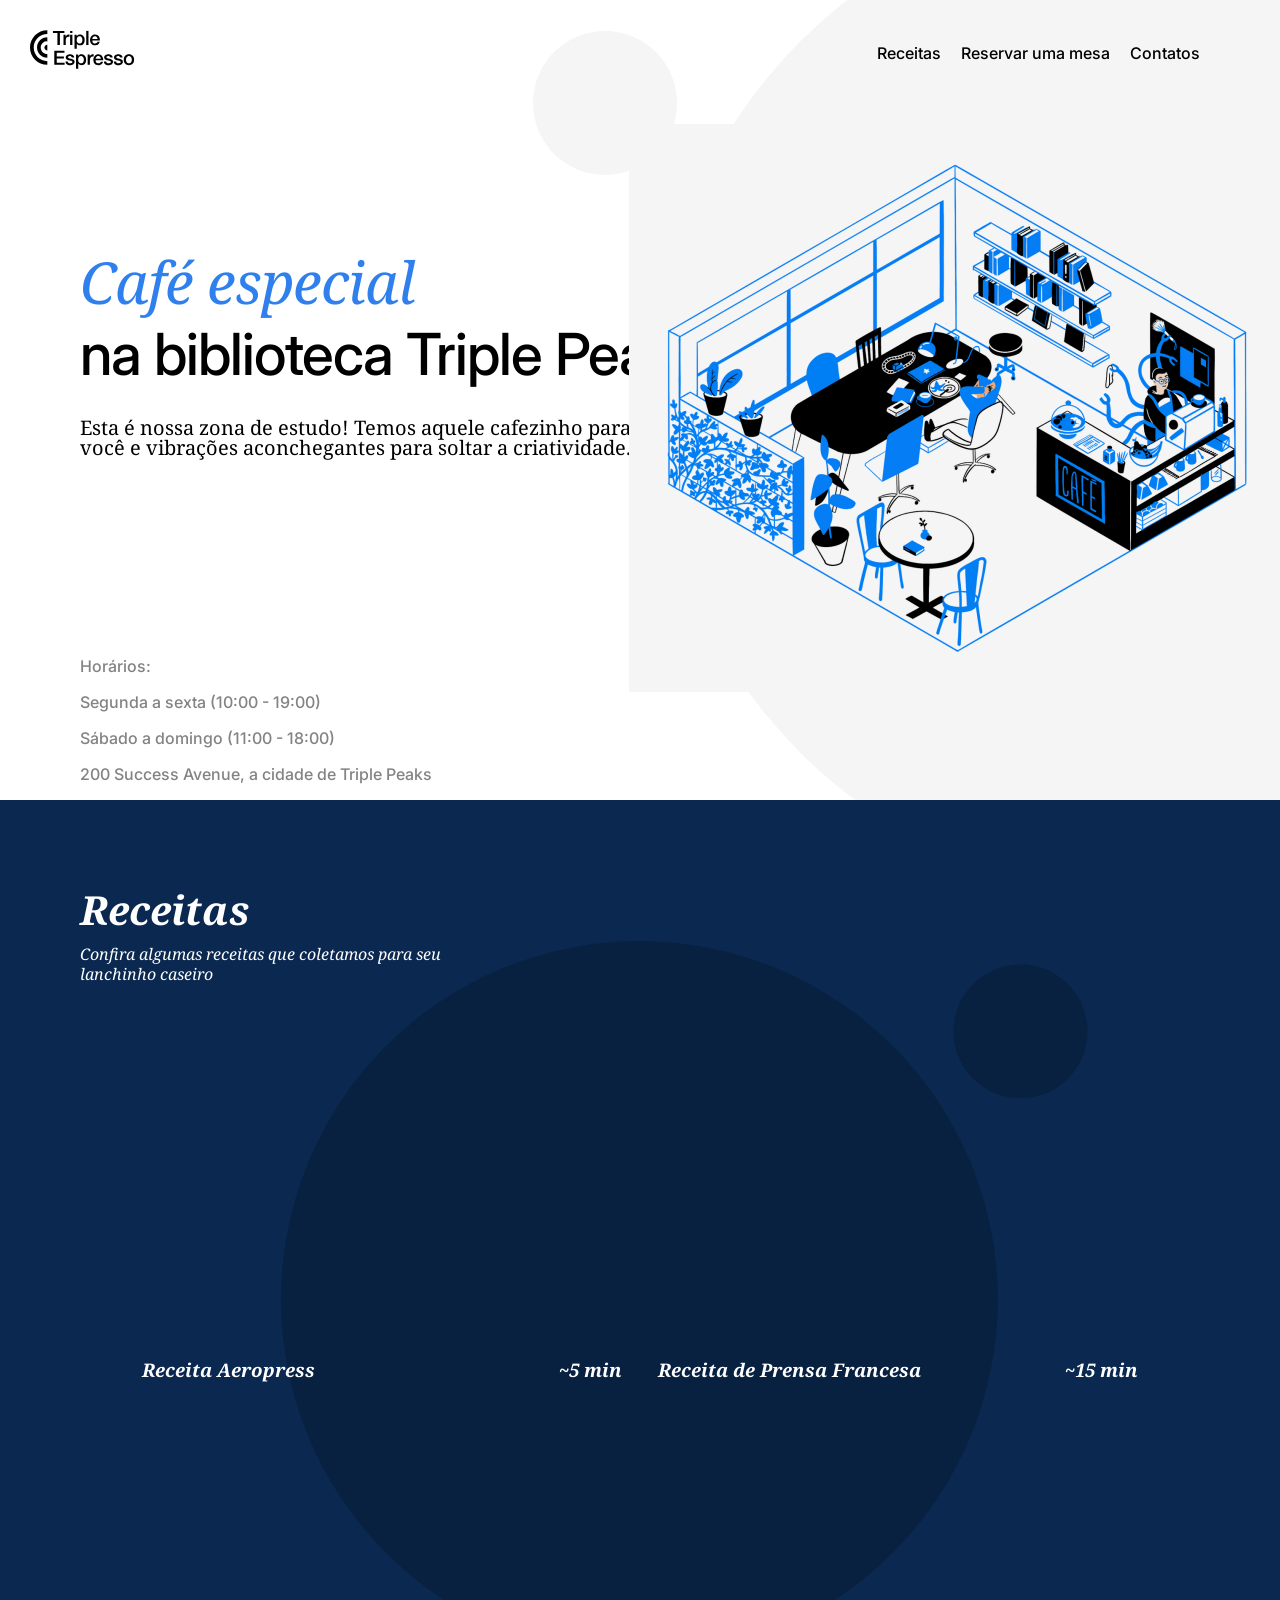
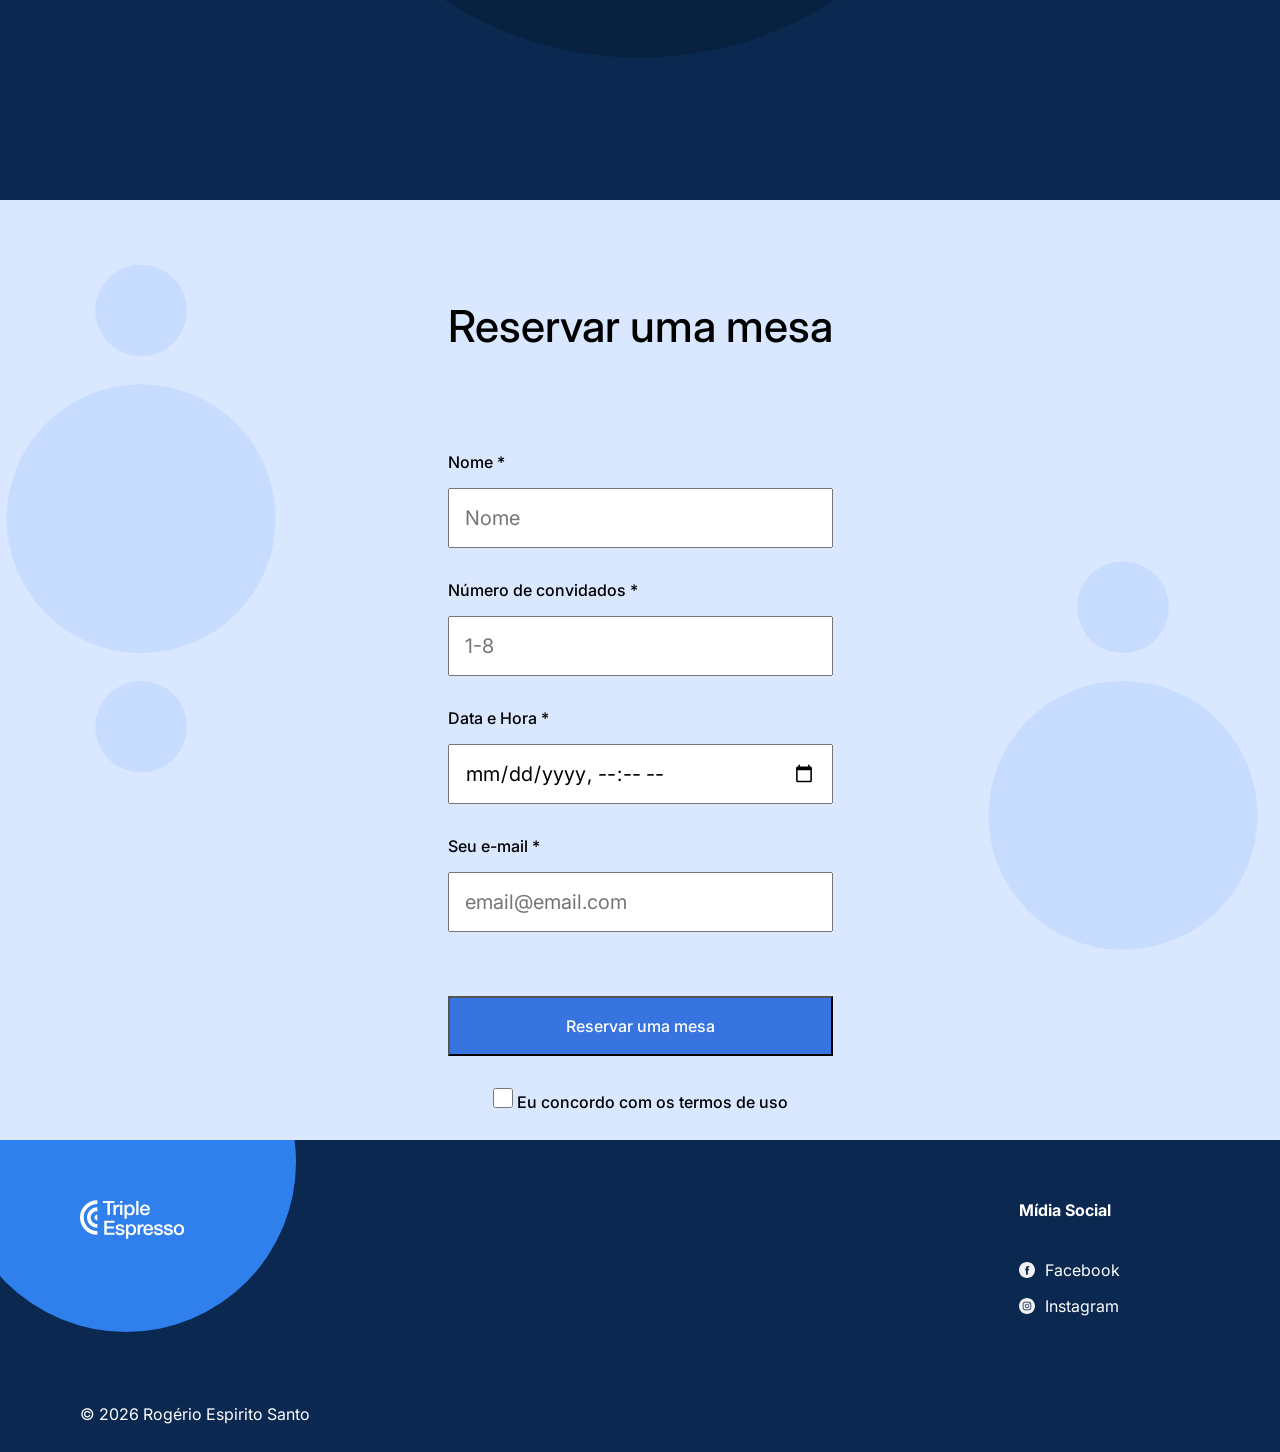
<file: index.html>
<!doctype html>
<html lang="pt">
  <head>
    <meta charset="UTF-8" />
    <meta name="viewport" content="width=device-width, initial-scale=1.0" />
    <title>Café</title>
    <meta name="description" content="projecto TripleTen" />
    <meta name="author" content="Rogério E. Santo" />
    <meta name="keywords" content="Café, TripleTen" />
    <link rel="stylesheet" href="./pages/index.css" />
    <link rel="shortcut icon" href="favicon.ico" />
    <link rel="preconnect" href="https://fonts.googleapis.com" />
    <link rel="preconnect" href="https://fonts.gstatic.com" crossorigin />
    <link
      href="https://fonts.googleapis.com/css2?family=Inter+Tight:ital,wght@0,100..900;1,100..900&family=Inter:ital,opsz,wght@0,14..32,100..900;1,14..32,100..900&family=Roboto+Condensed:ital,wght@0,100..900;1,100..900&display=swap"
      rel="stylesheet"
    />
    <link rel="preconnect" href="https://fonts.googleapis.com" />
    <link rel="preconnect" href="https://fonts.gstatic.com" crossorigin />
    <link
      href="https://fonts.googleapis.com/css2?family=Inter+Tight:ital,wght@0,100..900;1,100..900&family=Inter:ital,opsz,wght@0,14..32,100..900;1,14..32,100..900&family=Noto+Serif:ital,wght@0,100..900;1,100..900&family=Roboto+Condensed:ital,wght@0,100..900;1,100..900&display=swap"
      rel="stylesheet"
    />
  </head>
  <body>
    <div class="page">
      <header class="header">
        <nav class="nav">
          <img
            src="./images/logo_coffeeshop_dark.svg"
            alt="Logotipo Triple Expresso"
            class="nav__logo"
          />
          <ul class="nav__links">
            <li>
              <a href="#recipes" class="nav__link">Receitas</a>
            </li>
            <li>
              <a href="#reservation" class="nav__link">Reservar uma mesa</a>
            </li>
            <li>
              <a href="#contactos" class="nav__link">Contatos</a>
            </li>
          </ul>
        </nav>
        <h1 class="header__title">
          <span class="header__span-accent">Café especial</span> na biblioteca
          Triple Peaks
        </h1>
        <p class="header__description">
          Esta é nossa zona de estudo! Temos aquele cafezinho para energizar
          <br />
          você e vibrações aconchegantes para soltar a criatividade.
        </p>
        <img
          src="images/inside_coffee_shop.png"
          alt="imagem coffeshop"
          class="header__image"
        />
        <div class="header__footer">
          <p class="header__paragraph">Horários:</p>
          <p class="header__paragraph">Segunda a sexta (10:00 - 19:00)</p>
          <p class="header__paragraph">Sábado a domingo (11:00 - 18:00)</p>
          <p class="header__paragraph">
            200 Success Avenue, a cidade de Triple Peaks
          </p>
        </div>
      </header>
      <main class="content">
        <section id="recipes" class="recipes">
          <h2 class="recipes__title">Receitas</h2>
          <p class="recipes__subtitle">
            Confira algumas receitas que coletamos para seu lanchinho caseiro
          </p>
          <div class="recipes__videos">
            <div class="recipes__video-item">
              <iframe
                class="recipes__iframe"
                src="https://www.youtube.com/embed/j6VlT_jUVPc?si=glVh2gTe8_KHteVW"
                title="YouTube video player"
                allow="
                  accelerometer;
                  autoplay;
                  clipboard-write;
                  encrypted-media;
                  gyroscope;
                  picture-in-picture;
                  web-share;
                "
                referrerpolicy="strict-origin-when-cross-origin"
                allowfullscreen
              ></iframe>
              <h3 class="recipes__video-caption">
                <span>Receita Aeropress</span>
                <span>~5 min</span>
              </h3>
            </div>
            <div class="recipes__video-item">
              <iframe
                class="recipes__iframe"
                src="https://www.youtube.com/embed/st571DYYTR8?si=Q1gzrTnaHZO03M6A"
                title="YouTube video player"
                allow="
                  accelerometer;
                  autoplay;
                  clipboard-write;
                  encrypted-media;
                  gyroscope;
                  picture-in-picture;
                  web-share;
                "
                referrerpolicy="strict-origin-when-cross-origin"
                allowfullscreen
              ></iframe>
              <h3 class="recipes__video-caption">
                <span>Receita de Prensa Francesa</span>
                <span>~15 min</span>
              </h3>
            </div>
          </div>
        </section>
        <section id="reservation" class="reservation">
          <div class="reservation__form-container">
            <h2 class="reservation__title">Reservar uma mesa</h2>
            <form
              class="form reservation__form"
              action="/processar-formulario"
              method="POST"
            >
              <label class="form__label" for="nome">Nome *</label>
              <input
                type="text"
                class="form__input"
                minlength="3"
                maxlength="30"
                required
                placeholder="Nome"
                id="nome"
              />
              <label class="form__label" for="numero"
                >Número de convidados *</label
              >
              <input
                type="number"
                class="form__input"
                min="1"
                max="8"
                required
                placeholder="1-8"
                id="numero"
              />
              <label class="form__label" for="data_hora">Data e Hora *</label>
              <input
                type="datetime-local"
                class="form__input"
                required
                id="data_hora"
                name="data_hora"
              />
              <label for="email" class="form__label">Seu e-mail *</label>
              <input
                type="email"
                class="form__input"
                required
                placeholder="email@email.com"
                id="email"
              />
              <button type="submit" class="form__button">
                Reservar uma mesa
              </button>
              <div class="form__checkbox">
                <label for="termos">
                  <input
                    type="checkbox"
                    id="termos"
                    required
                    class="form__checkbox-input"
                  />
                  Eu concordo com os termos de uso
                </label>
              </div>
            </form>
          </div>
        </section>
      </main>
      <footer class="footer">
        <div class="footer__circle"></div>
        <section id="contactos" class="footer__content">
          <div class="footer__column">
            <img
              class="footer__logo"
              src="images/logo_coffeeshop_light.svg"
              alt="logotipo da pagina"
            />
          </div>
          <div class="footer__column footer__column_social">
            <h3 class="footer__social">Mídia Social</h3>
            <ul class="footer__list">
              <li class="footer__list-item">
                <a href="#" class="footer__social-link">
                  <img
                    class="footer__social-icon"
                    src="images/facebook_white.svg"
                    alt="facebook logo"
                  />
                  Facebook
                </a>
              </li>
              <li class="footer__list-item">
                <a href="#" class="footer__social-link">
                  <img
                    class="footer__social-icon"
                    src="images/instagram_white.svg"
                    alt="instagram logo"
                  />
                  Instagram
                </a>
              </li>
            </ul>
          </div>
          <p class="footer__copyright">&copy; 2026 Rogério Espirito Santo</p>
        </section>
      </footer>
    </div>
  </body>
</html>
</file>
<file: pages/index.css>
@import url("../vendor/normalize.css");
@import url(../blocks/page.css);
@import url(../blocks/header.css);
@import url(../blocks/nav.css);
@import url(../blocks/recipes.css);
@import url(../blocks/reservation.css);
@import url(../blocks/form.css);
@import url(../blocks/footer.css);
</file>
